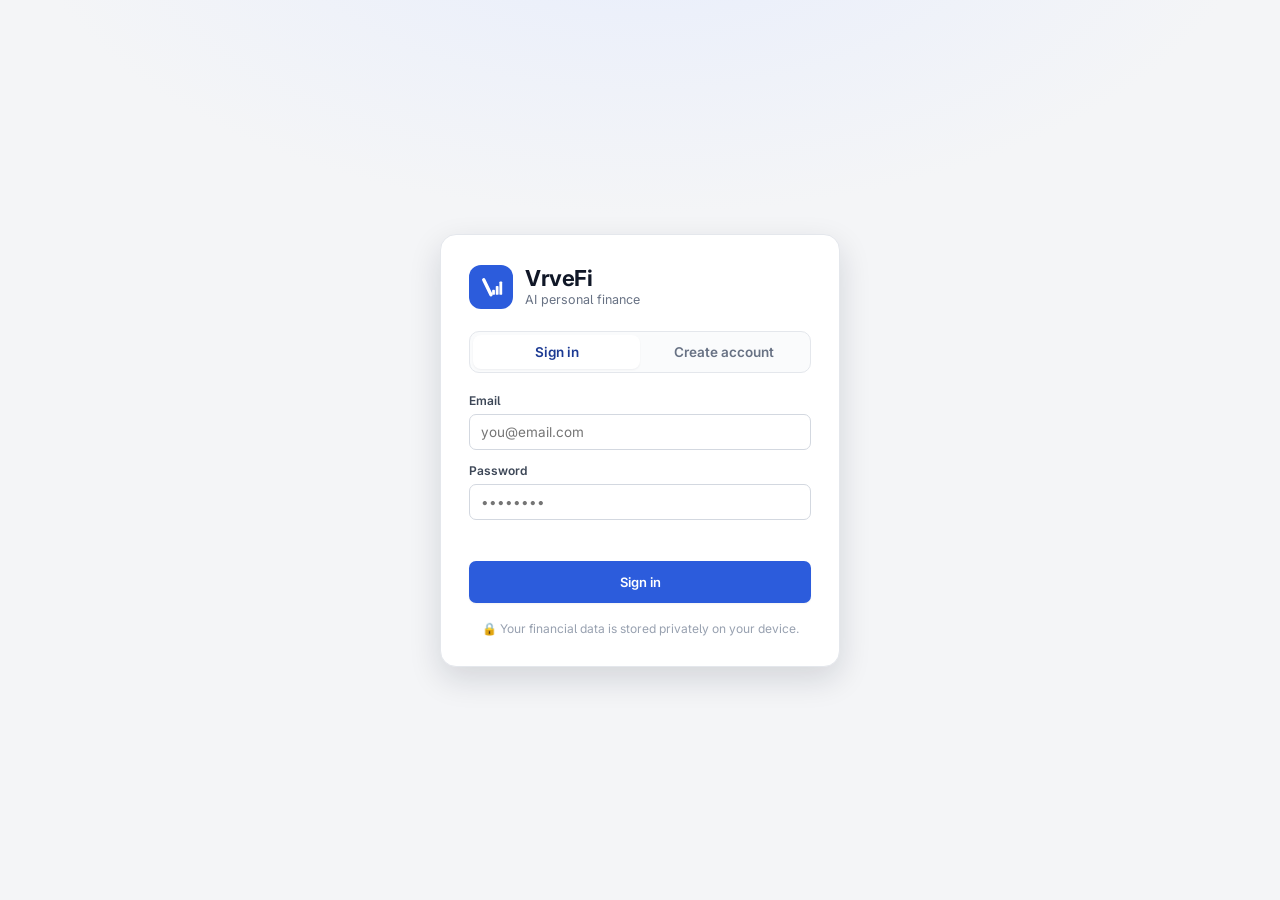
<file: index.html>
<!DOCTYPE html>
<html lang="en">
<head>
  <meta charset="UTF-8" />
  <meta name="viewport" content="width=device-width, initial-scale=1.0" />
  <title>VrveFi — AI Personal Finance</title>
  <meta name="description" content="Track everyday expenses, manage budgets, and get AI-powered market updates and predictions." />
  <link rel="manifest" href="manifest.webmanifest" />
  <meta name="theme-color" content="#2c5cdc" />
  <meta name="mobile-web-app-capable" content="yes" />
  <meta name="apple-mobile-web-app-capable" content="yes" />
  <meta name="apple-mobile-web-app-title" content="VrveFi" />
  <link rel="apple-touch-icon" href="icons/icon-192.png" />
  <link rel="preconnect" href="https://fonts.googleapis.com" />
  <link href="https://fonts.googleapis.com/css2?family=Inter:wght@400;500;600;700;800&display=swap" rel="stylesheet" />
  <link rel="stylesheet" href="css/styles.css" />
  <link rel="icon" href="data:image/svg+xml,%3Csvg xmlns='http://www.w3.org/2000/svg' viewBox='0 0 100 100'%3E%3Crect width='100' height='100' rx='22' fill='%232c5cdc'/%3E%3Cpath d='M24 24L50 78' stroke='white' stroke-width='12' fill='none' stroke-linecap='round'/%3E%3Crect x='54' y='60' width='10' height='18' rx='3' fill='white'/%3E%3Crect x='67' y='46' width='10' height='32' rx='3' fill='white'/%3E%3Crect x='80' y='30' width='10' height='48' rx='3' fill='white'/%3E%3C/svg%3E" />
  <script src="https://accounts.google.com/gsi/client" async></script>
</head>
<body>
  <!-- Sign-in screen -->
  <div id="authScreen" class="auth-screen">
    <div class="auth-card">
      <div class="auth-brand">
        <div class="auth-mark">
          <svg viewBox="0 0 100 100" fill="none">
            <path d="M24 24L50 78" stroke="#fff" stroke-width="12" stroke-linecap="round" stroke-linejoin="round"/>
            <rect x="54" y="60" width="10" height="18" rx="3" fill="#fff"/>
            <rect x="67" y="46" width="10" height="32" rx="3" fill="#fff"/>
            <rect x="80" y="30" width="10" height="48" rx="3" fill="#fff"/>
          </svg>
        </div>
        <div><div class="auth-title">VrveFi</div><div class="auth-sub">AI personal finance</div></div>
      </div>

      <div class="auth-tabs">
        <button type="button" class="auth-tab active" data-tab="signin">Sign in</button>
        <button type="button" class="auth-tab" data-tab="signup">Create account</button>
      </div>

      <form id="authForm" class="auth-form" autocomplete="on">
        <div class="form-row signup-only" style="display:none">
          <label>Name</label>
          <input type="text" id="authName" placeholder="Your name" autocomplete="name" />
        </div>
        <div class="form-row">
          <label>Email</label>
          <input type="email" id="authEmail" placeholder="you@email.com" autocomplete="email" required />
        </div>
        <div class="form-row">
          <label>Password</label>
          <input type="password" id="authPassword" placeholder="••••••••" autocomplete="current-password" required />
        </div>
        <div class="auth-error" id="authError"></div>
        <button class="btn btn-primary" id="authSubmit" type="submit" style="width:100%;padding:12px">Sign in</button>
      </form>

      <div class="auth-divider"><span>or</span></div>
      <div id="googleBtn" class="google-btn-wrap"></div>
      <div id="authNote" class="auth-note"></div>
      <div class="auth-foot">🔒 Your financial data is stored privately on your device.</div>
    </div>
  </div>

  <div id="app" style="display:none">
    <!-- Sidebar -->
    <aside class="sidebar">
      <div class="brand">
        <div class="brand-mark">
          <svg viewBox="0 0 100 100" fill="none">
            <path d="M24 24L50 78" stroke="#fff" stroke-width="12" stroke-linecap="round" stroke-linejoin="round"/>
            <rect x="54" y="60" width="10" height="18" rx="3" fill="#fff"/>
            <rect x="67" y="46" width="10" height="32" rx="3" fill="#fff"/>
            <rect x="80" y="30" width="10" height="48" rx="3" fill="#fff"/>
          </svg>
        </div>
        <div class="brand-text">
          <span class="brand-name">VrveFi</span>
          <span class="brand-tag">AI Finance</span>
        </div>
      </div>

      <nav class="nav">
        <div class="nav-sec">Money</div>
        <a class="nav-item" data-route="dashboard"><span class="ic"><svg viewBox="0 0 24 24" fill="none" stroke="currentColor"><rect x="3" y="3" width="7" height="7" rx="1.5"/><rect x="14" y="3" width="7" height="7" rx="1.5"/><rect x="3" y="14" width="7" height="7" rx="1.5"/><rect x="14" y="14" width="7" height="7" rx="1.5"/></svg></span> Dashboard</a>
        <a class="nav-item" data-route="expenses"><span class="ic"><svg viewBox="0 0 24 24" fill="none" stroke="currentColor"><path d="M4 4h16v16l-2.5-1.5L15 20l-3-1.5L9 20l-2.5-1.5L4 20z"/><path d="M8 9h8M8 13h5"/></svg></span> Expenses</a>
        <a class="nav-item" data-route="budget"><span class="ic"><svg viewBox="0 0 24 24" fill="none" stroke="currentColor"><path d="M12 3a9 9 0 109 9h-9z"/><path d="M12 3v9h9"/></svg></span> Budgets</a>
        <a class="nav-item" data-route="savings"><span class="ic"><svg viewBox="0 0 24 24" fill="none" stroke="currentColor"><path d="M3 12a6 4 0 0012 0 6 4 0 00-12 0z"/><path d="M3 12v4a6 4 0 0012 0v-4"/><path d="M15 10c2 0 3 1 3 2.5S17 15 16 15M7 9V7a3 2 0 016 0v1" stroke-linecap="round"/></svg></span> Savings</a>
        <div class="nav-sec">Markets</div>
        <a class="nav-item" data-route="market"><span class="ic"><svg viewBox="0 0 24 24" fill="none" stroke="currentColor"><path d="M4 16l5-5 4 4 7-8" stroke-linecap="round" stroke-linejoin="round"/><path d="M16 7h4v4" stroke-linecap="round" stroke-linejoin="round"/></svg></span> Market</a>
        <div class="nav-sec">Assist</div>
        <a class="nav-item" data-route="assistant"><span class="ic"><svg viewBox="0 0 24 24" fill="none" stroke="currentColor"><path d="M4 5h16v11H9l-4 3z" stroke-linejoin="round"/></svg></span> AI Assistant</a>
        <a class="nav-item" data-route="settings"><span class="ic"><svg viewBox="0 0 24 24" fill="none" stroke="currentColor"><circle cx="12" cy="12" r="3"/><path d="M12 2v3M12 19v3M2 12h3M19 12h3M4.9 4.9l2.1 2.1M16.9 16.9l2.1 2.1M19.1 4.9l-2.1 2.1M6.9 16.9l-2.1 2.1"/></svg></span> Settings</a>
      </nav>

      <div class="sidebar-foot">
        <div class="health-card">
          <span class="health-label">Financial Health</span>
          <div class="health-score" id="sidebarHealth">—</div>
          <div class="health-bar"><div class="health-bar-fill" id="sidebarHealthBar"></div></div>
        </div>
      </div>
    </aside>

    <!-- Main -->
    <main class="main">
      <header class="topbar">
        <div class="topbar-left">
          <button class="menu-toggle" id="menuToggle">☰</button>
          <div>
            <h1 class="page-title" id="pageTitle">Dashboard</h1>
            <p class="page-sub" id="pageSub">Your money, intelligently managed.</p>
          </div>
        </div>
        <div class="topbar-right">
          <div class="market-ticker" id="topTicker"></div>
          <button class="btn btn-primary" id="quickAdd">+ Add Expense</button>
          <div class="avatar" id="userAvatar">G</div>
        </div>
      </header>

      <section class="view" id="view"></section>
    </main>
  </div>

  <!-- Add / Edit expense modal -->
  <div class="modal-overlay" id="modal">
    <div class="modal">
      <div class="modal-head">
        <h3 id="modalTitle">Add Expense</h3>
        <button class="modal-close" id="modalClose">✕</button>
      </div>
      <form id="expenseForm" class="modal-body">
        <input type="hidden" id="exId" />
        <div class="form-row">
          <label>Description</label>
          <input type="text" id="exDesc" placeholder="e.g. Grocery run at Whole Foods" required />
        </div>
        <div class="form-grid">
          <div class="form-row">
            <label>Amount</label>
            <input type="number" id="exAmount" step="0.01" min="0" placeholder="0.00" required />
          </div>
          <div class="form-row">
            <label>Type</label>
            <select id="exType">
              <option value="expense">Expense</option>
              <option value="income">Income</option>
            </select>
          </div>
        </div>
        <div class="form-grid">
          <div class="form-row">
            <label>Category</label>
            <select id="exCategory"></select>
          </div>
          <div class="form-row">
            <label>Date</label>
            <input type="date" id="exDate" required />
          </div>
        </div>
        <div class="ai-hint" id="aiHint"></div>
        <div class="modal-foot">
          <button type="button" class="btn btn-ghost" id="modalCancel">Cancel</button>
          <button type="submit" class="btn btn-primary">Save</button>
        </div>
      </form>
    </div>
  </div>

  <!-- Stat detail modal -->
  <div class="modal-overlay" id="detailModal">
    <div class="modal">
      <div class="modal-head">
        <h3 id="detailTitle">Details</h3>
        <button class="modal-close" id="detailClose">✕</button>
      </div>
      <div class="modal-body" id="detailBody"></div>
    </div>
  </div>

  <div class="toast" id="toast"></div>

  <script src="js/auth-config.js"></script>
  <script src="js/auth.js"></script>
  <script src="js/data.js"></script>
  <script src="js/api.js"></script>
  <script src="js/charts.js"></script>
  <script src="js/market.js"></script>
  <script src="js/ai.js"></script>
  <script src="js/app.js"></script>
  <script>
    if ('serviceWorker' in navigator) {
      window.addEventListener('load', () => navigator.serviceWorker.register('sw.js').catch(() => {}));
    }
  </script>
</body>
</html>
</file>
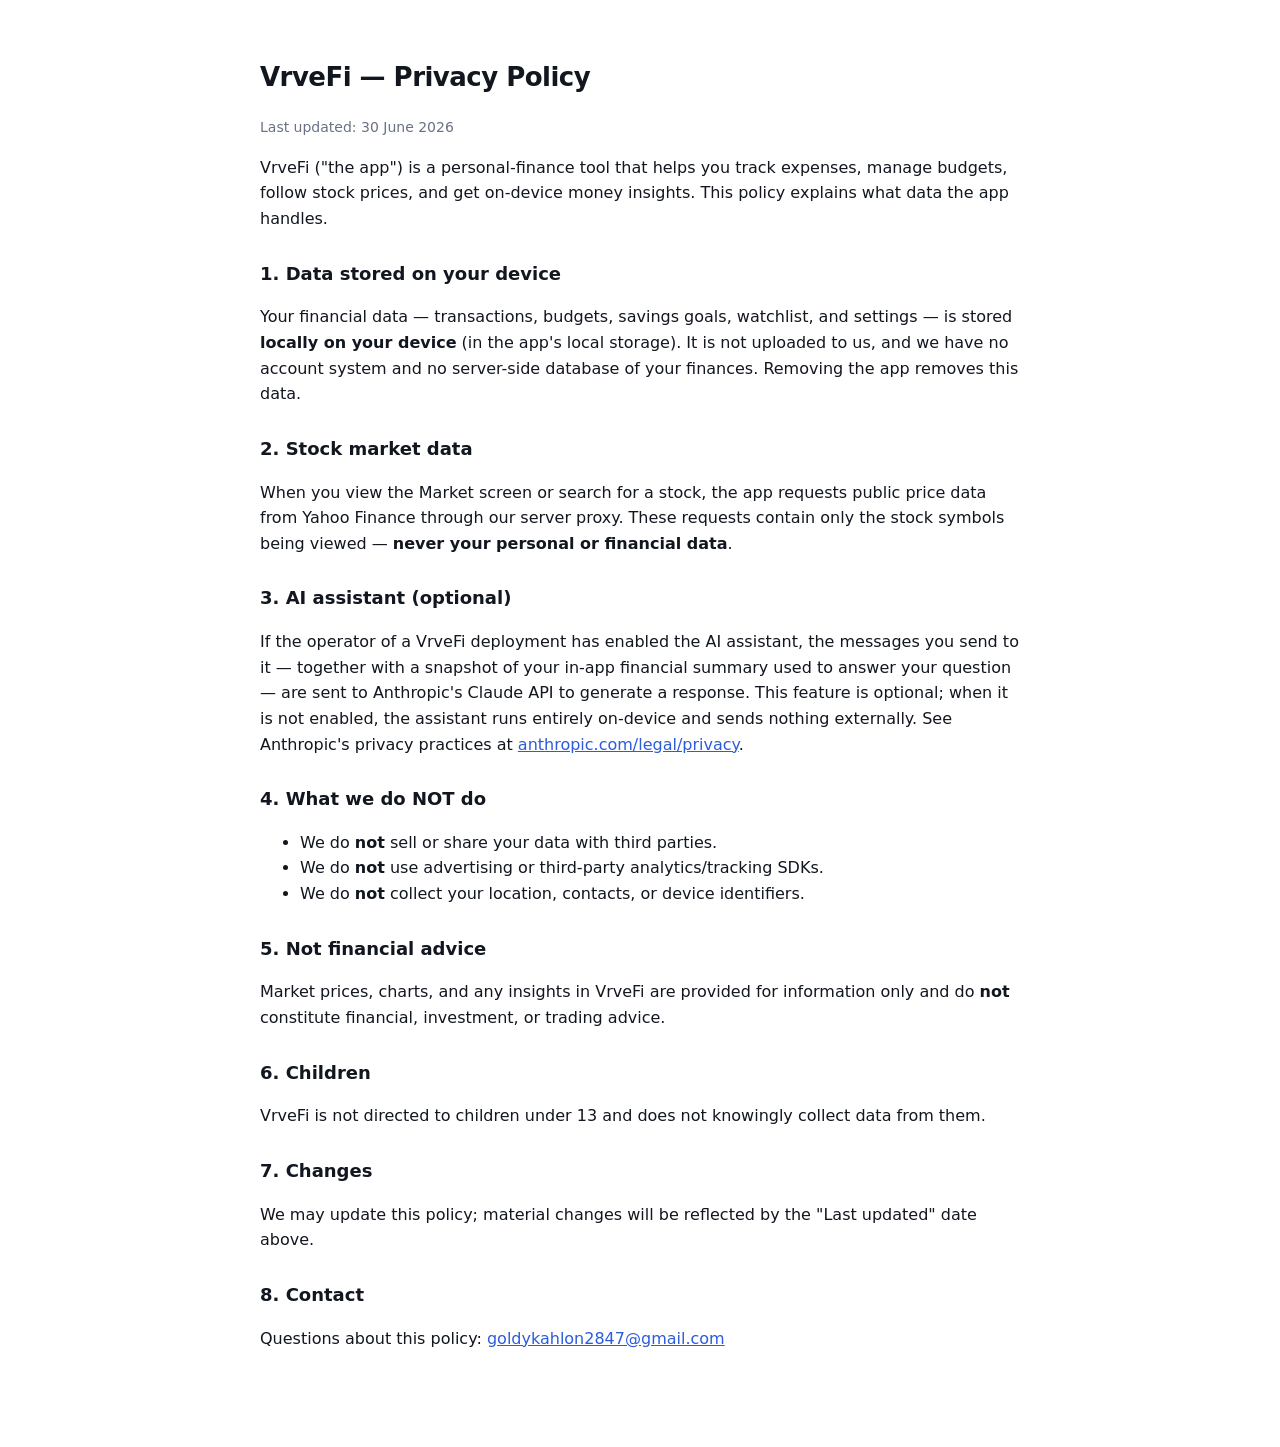
<file: privacy-policy.html>
<!DOCTYPE html>
<html lang="en">
<head>
  <meta charset="UTF-8" />
  <meta name="viewport" content="width=device-width, initial-scale=1.0" />
  <title>VrveFi — Privacy Policy</title>
  <style>
    body { font-family: -apple-system, system-ui, "Segoe UI", Roboto, sans-serif; color: #11161f;
      max-width: 760px; margin: 0 auto; padding: 40px 22px 80px; line-height: 1.6; }
    h1 { font-size: 26px; letter-spacing: -.02em; }
    h2 { font-size: 18px; margin-top: 28px; }
    .muted { color: #687284; font-size: 14px; }
    code { background: #f1f3f6; padding: 1px 6px; border-radius: 5px; }
    a { color: #2c5cdc; }
  </style>
</head>
<body>
  <h1>VrveFi — Privacy Policy</h1>
  <p class="muted">Last updated: 30 June 2026</p>

  <p>VrveFi ("the app") is a personal-finance tool that helps you track expenses,
  manage budgets, follow stock prices, and get on-device money insights. This policy
  explains what data the app handles.</p>

  <h2>1. Data stored on your device</h2>
  <p>Your financial data — transactions, budgets, savings goals, watchlist, and
  settings — is stored <strong>locally on your device</strong> (in the app's local
  storage). It is not uploaded to us, and we have no account system and no server-side
  database of your finances. Removing the app removes this data.</p>

  <h2>2. Stock market data</h2>
  <p>When you view the Market screen or search for a stock, the app requests public
  price data from Yahoo Finance through our server proxy. These requests contain only
  the stock symbols being viewed — <strong>never your personal or financial data</strong>.</p>

  <h2>3. AI assistant (optional)</h2>
  <p>If the operator of a VrveFi deployment has enabled the AI assistant, the messages
  you send to it — together with a snapshot of your in-app financial summary used to
  answer your question — are sent to Anthropic's Claude API to generate a response.
  This feature is optional; when it is not enabled, the assistant runs entirely
  on-device and sends nothing externally. See Anthropic's privacy practices at
  <a href="https://www.anthropic.com/legal/privacy">anthropic.com/legal/privacy</a>.</p>

  <h2>4. What we do NOT do</h2>
  <ul>
    <li>We do <strong>not</strong> sell or share your data with third parties.</li>
    <li>We do <strong>not</strong> use advertising or third-party analytics/tracking SDKs.</li>
    <li>We do <strong>not</strong> collect your location, contacts, or device identifiers.</li>
  </ul>

  <h2>5. Not financial advice</h2>
  <p>Market prices, charts, and any insights in VrveFi are provided for information
  only and do <strong>not</strong> constitute financial, investment, or trading advice.</p>

  <h2>6. Children</h2>
  <p>VrveFi is not directed to children under 13 and does not knowingly collect data
  from them.</p>

  <h2>7. Changes</h2>
  <p>We may update this policy; material changes will be reflected by the "Last updated"
  date above.</p>

  <h2>8. Contact</h2>
  <p>Questions about this policy: <a href="mailto:goldykahlon2847@gmail.com">goldykahlon2847@gmail.com</a></p>
</body>
</html>
</file>
<file: css/styles.css>
:root {
  /* Surfaces */
  --bg: #f4f5f7;
  --surface: #ffffff;
  --surface-2: #fafbfc;
  --sidebar: #ffffff;
  --border: #e4e7ec;
  --border-strong: #d3d8e0;

  /* Text */
  --text: #101727;
  --text-2: #3d4757;
  --muted: #687284;
  --muted-2: #98a1b0;

  /* Accent — restrained institutional blue */
  --accent: #2c5cdc;
  --accent-hover: #2249b6;
  --accent-weak: #eef2fd;
  --accent-ink: #1c3a93;

  /* Semantic */
  --up: #0a7d43;
  --up-bg: #e8f5ee;
  --down: #c0392b;
  --down-bg: #fbecea;
  --warn: #b07415;
  --warn-bg: #fcf4e6;

  /* Back-compat aliases (map old names to new palette) */
  --brand: var(--accent);
  --brand-2: var(--accent);
  --accent-2: #3e9d8a;
  --danger: var(--down);
  --bg-2: var(--surface-2);
  --panel: var(--surface);
  --panel-2: var(--surface-2);

  --shadow-sm: 0 1px 2px rgba(16,24,40,.05);
  --shadow: 0 1px 3px rgba(16,24,40,.08), 0 1px 2px rgba(16,24,40,.04);
  --shadow-lg: 0 12px 32px rgba(16,24,40,.14);
  --radius: 10px;
  --radius-sm: 7px;
  --num: 'Inter', ui-monospace, sans-serif;
}

* { box-sizing: border-box; margin: 0; padding: 0; }
html, body { height: 100%; }
body {
  font-family: 'Inter', system-ui, -apple-system, sans-serif;
  background: var(--bg);
  color: var(--text);
  font-size: 14px;
  -webkit-font-smoothing: antialiased;
  font-feature-settings: 'cv05','ss01';
}
.num, .tbl td.right, .stat-value, .budget-top b, .stat-value { font-variant-numeric: tabular-nums; }
::selection { background: #d4e0fb; }
::-webkit-scrollbar { width: 11px; height: 11px; }
::-webkit-scrollbar-thumb { background: #d0d5dd; border-radius: 20px; border: 3px solid var(--bg); }
::-webkit-scrollbar-thumb:hover { background: #b6bdc9; }

#app { display: grid; grid-template-columns: 240px 1fr; min-height: 100vh; }

/* ---------- Sidebar ---------- */
.sidebar {
  background: var(--sidebar);
  border-right: 1px solid var(--border);
  padding: 18px 14px;
  display: flex; flex-direction: column;
  position: sticky; top: 0; height: 100vh;
}
.brand { display: flex; align-items: center; gap: 11px; padding: 4px 8px 20px; }
.brand-mark {
  width: 34px; height: 34px; border-radius: 9px;
  display: grid; place-items: center; color: #fff;
  background: var(--accent);
}
.brand-mark svg { width: 23px; height: 23px; }
.brand-text { display: flex; flex-direction: column; line-height: 1.15; }
.brand-name { font-weight: 700; font-size: 17px; letter-spacing: -.02em; }
.brand-tag { font-size: 10.5px; color: var(--muted); letter-spacing: .06em; text-transform: uppercase; }

.nav { display: flex; flex-direction: column; gap: 2px; margin-top: 6px; }
.nav-sec { font-size: 10.5px; letter-spacing: .07em; text-transform: uppercase; color: var(--muted-2); padding: 14px 12px 6px; font-weight: 600; }
.nav-item {
  display: flex; align-items: center; gap: 11px;
  padding: 9px 12px; border-radius: var(--radius-sm); cursor: pointer;
  color: var(--text-2); font-weight: 500; font-size: 13.5px;
  transition: background .12s, color .12s; user-select: none;
  border: 1px solid transparent;
}
.nav-item .ic { width: 17px; height: 17px; display: grid; place-items: center; color: var(--muted); }
.nav-item .ic svg { width: 17px; height: 17px; stroke-width: 1.7; }
.nav-item:hover { background: var(--surface-2); color: var(--text); }
.nav-item:hover .ic { color: var(--text-2); }
.nav-item.active { background: var(--accent-weak); color: var(--accent-ink); font-weight: 600; }
.nav-item.active .ic { color: var(--accent); }

.sidebar-foot { margin-top: auto; padding-top: 14px; }
.health-card { background: var(--surface-2); border: 1px solid var(--border); border-radius: var(--radius); padding: 13px; }
.health-label { font-size: 10.5px; color: var(--muted); text-transform: uppercase; letter-spacing: .06em; font-weight: 600; }
.health-score { font-size: 26px; font-weight: 700; margin: 3px 0 8px; letter-spacing: -.02em; }
.health-bar { height: 6px; background: #eceef2; border-radius: 20px; overflow: hidden; }
.health-bar-fill { height: 100%; width: 0; border-radius: 20px; background: var(--accent); transition: width .5s; }

/* ---------- Main ---------- */
.main { display: flex; flex-direction: column; min-width: 0; }
.topbar {
  display: flex; align-items: center; justify-content: space-between;
  padding: 14px 26px; border-bottom: 1px solid var(--border);
  position: sticky; top: 0; z-index: 20; background: var(--surface);
}
.topbar-left { display: flex; align-items: center; gap: 13px; }
.menu-toggle { display: none; background: none; border: none; color: var(--text); font-size: 20px; cursor: pointer; }
.page-title { font-size: 18px; font-weight: 700; letter-spacing: -.02em; }
.page-sub { font-size: 12.5px; color: var(--muted); margin-top: 1px; }
.topbar-right { display: flex; align-items: center; gap: 16px; }
.market-ticker { display: flex; gap: 16px; font-size: 12px; color: var(--muted); }
.market-ticker .tk { display: flex; gap: 5px; align-items: center; font-variant-numeric: tabular-nums; }
.market-ticker .tk b { color: var(--text); font-weight: 600; }
.avatar { width: 34px; height: 34px; border-radius: 50%; display: grid; place-items: center; background: var(--accent); color: #fff; font-weight: 600; font-size: 13px; }

.view { padding: 24px 26px 60px; max-width: 1320px; width: 100%; }

/* ---------- Buttons ---------- */
.btn { border: 1px solid transparent; border-radius: var(--radius-sm); padding: 9px 15px; font-weight: 600; font-size: 13px; cursor: pointer; transition: .12s; font-family: inherit; }
.btn-primary { background: var(--accent); color: #fff; box-shadow: var(--shadow-sm); }
.btn-primary:hover { background: var(--accent-hover); }
.btn-ghost { background: var(--surface); color: var(--text-2); border-color: var(--border-strong); }
.btn-ghost:hover { background: var(--surface-2); border-color: var(--muted-2); }
.btn-sm { padding: 6px 11px; font-size: 12.5px; }
.btn-danger { background: var(--down-bg); color: var(--down); border-color: #f1c9c4; }
.btn-danger:hover { background: #f7ddd9; }

/* ---------- Cards & grid ---------- */
.grid { display: grid; gap: 16px; }
.cols-4 { grid-template-columns: repeat(4, 1fr); }
.cols-3 { grid-template-columns: repeat(3, 1fr); }
.cols-2 { grid-template-columns: repeat(2, 1fr); }
.span-2 { grid-column: span 2; }
.card { background: var(--surface); border: 1px solid var(--border); border-radius: var(--radius); padding: 18px; box-shadow: var(--shadow-sm); }
.card-title { font-size: 12px; color: var(--muted); font-weight: 600; text-transform: uppercase; letter-spacing: .05em; }
.card-head { display: flex; align-items: center; justify-content: space-between; margin-bottom: 16px; }
.card-head h3 { font-size: 14.5px; font-weight: 650; letter-spacing: -.01em; }

.stat .stat-label { font-size: 12px; color: var(--muted); font-weight: 500; }
.stat .stat-value { font-size: 25px; font-weight: 700; margin: 7px 0 5px; letter-spacing: -.02em; }
.stat .stat-icon { width: 30px; height: 30px; border-radius: 8px; display: grid; place-items: center; background: var(--surface-2); border: 1px solid var(--border); }
.stat .stat-icon svg { width: 16px; height: 16px; stroke-width: 1.7; color: var(--muted); }
.chip { font-size: 12px; font-weight: 600; padding: 2px 7px; border-radius: 6px; display: inline-flex; gap: 3px; align-items: center; font-variant-numeric: tabular-nums; }
.chip.up { background: var(--up-bg); color: var(--up); }
.chip.down { background: var(--down-bg); color: var(--down); }
.chip.flat { background: #eef0f3; color: var(--muted); }

/* ---------- Tables ---------- */
.tbl { width: 100%; border-collapse: collapse; }
.tbl th { text-align: left; font-size: 11px; text-transform: uppercase; letter-spacing: .04em; color: var(--muted); padding: 9px 12px; border-bottom: 1px solid var(--border); font-weight: 600; }
.tbl td { padding: 11px 12px; border-bottom: 1px solid var(--border); font-size: 13.5px; color: var(--text-2); }
.tbl tbody tr:last-child td { border-bottom: none; }
.tbl tr:hover td { background: var(--surface-2); }
.tbl .right { text-align: right; font-variant-numeric: tabular-nums; }
.cat-pill { display: inline-flex; align-items: center; gap: 8px; font-size: 13.5px; color: var(--text); }
.cat-dot { width: 8px; height: 8px; border-radius: 3px; flex: none; }
.row-actions { display: flex; gap: 5px; justify-content: flex-end; opacity: 0; transition: .12s; }
.tbl tr:hover .row-actions { opacity: 1; }
.icon-btn { background: var(--surface); border: 1px solid var(--border-strong); color: var(--muted); width: 28px; height: 28px; border-radius: 6px; cursor: pointer; font-size: 12px; display: inline-grid; place-items: center; }
.icon-btn:hover { color: var(--accent); border-color: var(--accent); background: var(--accent-weak); }

/* ---------- Forms / filters ---------- */
.toolbar { display: flex; gap: 9px; align-items: center; flex-wrap: wrap; margin-bottom: 16px; }
.input, select { background: var(--surface); border: 1px solid var(--border-strong); color: var(--text); padding: 8px 11px; border-radius: var(--radius-sm); font-family: inherit; font-size: 13.5px; outline: none; transition: border .12s, box-shadow .12s; }
.input:focus, select:focus, .form-row input:focus, .form-row select:focus { border-color: var(--accent); box-shadow: 0 0 0 3px var(--accent-weak); }
.input::placeholder { color: var(--muted-2); }
.search { flex: 1; min-width: 180px; }

/* Stock search dropdown */
.stk-search { position: relative; flex: 1; min-width: 260px; }
.stk-search .input { width: 100%; }
.search-results { position: absolute; top: calc(100% + 5px); left: 0; right: 0; z-index: 40;
  background: var(--surface); border: 1px solid var(--border-strong); border-radius: var(--radius-sm);
  box-shadow: var(--shadow-lg); max-height: 320px; overflow-y: auto; display: none; }
.search-results.open { display: block; }
.search-row { padding: 10px 13px; cursor: pointer; display: flex; justify-content: space-between; align-items: center; gap: 12px; border-bottom: 1px solid var(--border); }
.search-row:last-child { border-bottom: none; }
.search-row:hover { background: var(--accent-weak); }
.search-row.muted { color: var(--muted); cursor: default; justify-content: flex-start; }
.search-row .muted { color: var(--muted); }
.search-row b { font-weight: 600; }

/* ---------- Modal ---------- */
.modal-overlay { position: fixed; inset: 0; background: rgba(16,24,40,.42); display: none; place-items: center; z-index: 100; padding: 20px; }
.modal-overlay.open { display: grid; }
.modal { background: var(--surface); border: 1px solid var(--border); border-radius: 12px; width: 100%; max-width: 460px; box-shadow: var(--shadow-lg); }
.modal-head { display: flex; justify-content: space-between; align-items: center; padding: 18px 20px; border-bottom: 1px solid var(--border); }
.modal-head h3 { font-size: 15px; font-weight: 650; }
.modal-close { background: none; border: none; color: var(--muted); font-size: 17px; cursor: pointer; line-height: 1; }
.modal-close:hover { color: var(--text); }
.modal-body { padding: 20px; display: flex; flex-direction: column; gap: 13px; }
.form-row { display: flex; flex-direction: column; gap: 6px; }
.form-row label { font-size: 12px; color: var(--text-2); font-weight: 600; }
.form-row input, .form-row select { background: var(--surface); border: 1px solid var(--border-strong); color: var(--text); padding: 9px 11px; border-radius: var(--radius-sm); font-family: inherit; font-size: 13.5px; outline: none; }
.form-grid { display: grid; grid-template-columns: 1fr 1fr; gap: 13px; }
.modal-foot { display: flex; justify-content: flex-end; gap: 9px; margin-top: 4px; }
.ai-hint { font-size: 12.5px; color: var(--accent-ink); min-height: 16px; }

/* ---------- Progress bars ---------- */
.bar-track { height: 7px; background: #eceef2; border-radius: 20px; overflow: hidden; }
.bar-fill { height: 100%; border-radius: 20px; transition: width .4s; }
.budget-row { padding: 13px 0; border-bottom: 1px solid var(--border); }
.budget-row:last-child { border-bottom: none; }
.budget-top { display: flex; justify-content: space-between; margin-bottom: 8px; font-size: 13.5px; align-items: center; }
.budget-top b { font-variant-numeric: tabular-nums; }
.budget-meta { font-size: 12px; color: var(--muted); margin-top: 6px; }

/* ---------- Insights ---------- */
.insight { display: flex; gap: 11px; padding: 13px 14px; border-radius: var(--radius-sm); background: var(--surface-2); border: 1px solid var(--border); margin-bottom: 9px; }
.insight:last-child { margin-bottom: 0; }
.insight-dot { width: 7px; flex: none; border-radius: 4px; }
.insight h4 { font-size: 13.5px; margin-bottom: 3px; font-weight: 600; display: flex; gap: 8px; align-items: center; }
.insight p { font-size: 12.8px; color: var(--muted); line-height: 1.5; }
.tag { font-size: 10.5px; padding: 2px 7px; border-radius: 5px; background: var(--surface-2); color: var(--muted); border: 1px solid var(--border); font-weight: 600; letter-spacing: .02em; text-transform: uppercase; }

/* ---------- Market ---------- */
.coin-row { display: flex; align-items: center; gap: 12px; padding: 11px 8px; border-radius: var(--radius-sm); transition: background .12s; cursor: pointer; }
.coin-row:hover { background: var(--surface-2); }
.coin-logo { width: 34px; height: 34px; border-radius: 8px; display: grid; place-items: center; font-weight: 600; font-size: 12px; color: #fff; letter-spacing: -.02em; }
.coin-name { font-weight: 600; color: var(--text); }
.coin-sym { font-size: 12px; color: var(--muted); }
.spark { width: 104px; height: 34px; }
.pred-badge { font-weight: 600; padding: 4px 10px; border-radius: 6px; font-size: 12px; letter-spacing: .01em; display: inline-block; }
.signal-strong-buy { background: var(--up-bg); color: var(--up); }
.signal-buy { background: var(--up-bg); color: var(--up); }
.signal-hold { background: var(--warn-bg); color: var(--warn); }
.signal-sell { background: var(--down-bg); color: var(--down); }
.signal-strong-sell { background: var(--down-bg); color: var(--down); }

/* ---------- Assistant ---------- */
.chat { display: flex; flex-direction: column; height: calc(100vh - 250px); min-height: 420px; }
.chat-log { flex: 1; overflow-y: auto; padding: 4px 2px; display: flex; flex-direction: column; gap: 12px; }
.msg { display: flex; gap: 10px; max-width: 80%; }
.msg.user { align-self: flex-end; flex-direction: row-reverse; }
.msg-av { width: 28px; height: 28px; border-radius: 7px; flex: none; display: grid; place-items: center; font-size: 10px; font-weight: 700; }
.msg.ai .msg-av { background: var(--accent); color: #fff; }
.msg.user .msg-av { background: #e6e9ef; color: var(--text-2); }
.msg-body { background: var(--surface-2); border: 1px solid var(--border); padding: 11px 14px; border-radius: 10px; font-size: 13.5px; line-height: 1.55; color: var(--text); }
.msg.user .msg-body { background: var(--accent-weak); border-color: #d6e0fb; }
.msg-body b { font-weight: 650; }
.msg-body code { background: #eceef2; padding: 1px 5px; border-radius: 4px; font-size: 12px; }
.chips-row { display: flex; gap: 7px; flex-wrap: wrap; margin: 12px 0; }
.suggest-chip { background: var(--surface); border: 1px solid var(--border-strong); color: var(--text-2); padding: 7px 12px; border-radius: 18px; font-size: 12.5px; cursor: pointer; transition: .12s; }
.suggest-chip:hover { border-color: var(--accent); color: var(--accent-ink); background: var(--accent-weak); }
.chat-input { display: flex; gap: 9px; margin-top: 12px; }
.chat-input input { flex: 1; }
.typing { letter-spacing: 2px; color: var(--muted); animation: blink 1.2s infinite; }
@keyframes blink { 0%,100% { opacity: .35; } 50% { opacity: 1; } }

/* ---------- Misc ---------- */
.empty { text-align: center; padding: 46px 20px; color: var(--muted); font-size: 13.5px; }
.empty .big { font-size: 30px; margin-bottom: 10px; opacity: .5; }
.section-title { font-size: 14px; font-weight: 650; letter-spacing: -.01em; margin: 24px 0 12px; color: var(--text); }
.donut-legend { display: flex; flex-direction: column; gap: 8px; }
.legend-item { display: flex; align-items: center; justify-content: space-between; font-size: 12.8px; }
.legend-left { display: flex; align-items: center; gap: 8px; color: var(--text-2); }
.legend-item .num { color: var(--muted); }
.pill-toggle { display: inline-flex; background: var(--surface-2); border: 1px solid var(--border); border-radius: var(--radius-sm); padding: 2px; }
.pill-toggle button { background: none; border: none; color: var(--muted); padding: 5px 12px; border-radius: 5px; cursor: pointer; font-size: 12.5px; font-weight: 600; }
.pill-toggle button.active { background: var(--surface); color: var(--accent-ink); box-shadow: var(--shadow-sm); }
.live-dot { width: 7px; height: 7px; border-radius: 50%; background: var(--up); display: inline-block; vertical-align: middle; }

.toast {
  position: fixed; bottom: 26px; left: 50%; transform: translateX(-50%) translateY(70px);
  background: var(--text); border: 1px solid var(--text); color: #fff;
  padding: 11px 18px; border-radius: 9px; box-shadow: var(--shadow-lg); font-size: 13.5px;
  opacity: 0; transition: .25s; z-index: 200; pointer-events: none;
}
.toast.show { transform: translateX(-50%) translateY(0); opacity: 1; }

.disclaimer { font-size: 11.5px; color: var(--muted-2); margin-top: 16px; line-height: 1.5; border-top: 1px solid var(--border); padding-top: 13px; }

/* ---------- Auth screen ---------- */
.auth-screen { min-height: 100vh; display: grid; place-items: center; padding: 24px;
  background: radial-gradient(1000px 520px at 50% -12%, #e7edfc, transparent 62%), var(--bg); }
.auth-card { width: 100%; max-width: 400px; background: var(--surface); border: 1px solid var(--border);
  border-radius: 16px; box-shadow: var(--shadow-lg); padding: 30px 28px; }
.auth-brand { display: flex; align-items: center; gap: 12px; margin-bottom: 22px; }
.auth-mark { width: 44px; height: 44px; border-radius: 12px; background: var(--accent); display: grid; place-items: center; }
.auth-mark svg { width: 28px; height: 28px; }
.auth-title { font-size: 22px; font-weight: 700; letter-spacing: -.02em; line-height: 1; }
.auth-sub { font-size: 12.5px; color: var(--muted); margin-top: 3px; }
.auth-tabs { display: flex; background: var(--surface-2); border: 1px solid var(--border); border-radius: 10px; padding: 3px; margin-bottom: 20px; }
.auth-tab { flex: 1; background: none; border: none; padding: 9px; border-radius: 8px; font-weight: 600; font-size: 13.5px; color: var(--muted); cursor: pointer; font-family: inherit; }
.auth-tab.active { background: var(--surface); color: var(--accent-ink); box-shadow: var(--shadow-sm); }
.auth-form { display: flex; flex-direction: column; gap: 13px; }
.auth-error { color: var(--down); font-size: 12.5px; min-height: 15px; }
.auth-divider { display: flex; align-items: center; gap: 12px; margin: 18px 0 16px; color: var(--muted-2); font-size: 12px; }
.auth-divider::before, .auth-divider::after { content: ''; flex: 1; height: 1px; background: var(--border); }
.google-btn-wrap { display: flex; justify-content: center; min-height: 2px; }
.gbtn { display: flex; align-items: center; justify-content: center; gap: 10px; width: 100%; padding: 11px; border: 1px solid var(--border-strong); border-radius: 9px; background: var(--surface); cursor: pointer; font-weight: 600; font-size: 13.5px; color: var(--text-2); font-family: inherit; }
.gbtn:hover { background: var(--surface-2); }
.gbtn svg { width: 18px; height: 18px; }
.auth-note { font-size: 12px; color: var(--muted); text-align: center; margin-top: 10px; }
.auth-foot { font-size: 12px; color: var(--muted-2); text-align: center; margin-top: 18px; }

/* ---------- Compact stat cards ---------- */
.card.stat { padding: 14px 16px; position: relative; }
.stat.clickable { cursor: pointer; transition: transform .12s, box-shadow .12s, border-color .12s; }
.stat.clickable:hover { border-color: var(--accent); box-shadow: 0 4px 14px rgba(44,92,220,.14); transform: translateY(-2px); }
.stat .stat-value { font-size: 21px; margin: 7px 0 4px; }
.stat .stat-icon { width: 28px; height: 28px; border-radius: 7px; }
.stat .stat-icon svg { width: 15px; height: 15px; }
.stat-foot { font-size: 11.5px; color: var(--muted); display: flex; align-items: center; gap: 6px; min-height: 16px; }
.stat-link { position: absolute; right: 16px; bottom: 13px; font-size: 11px; color: var(--accent); opacity: 0; transition: opacity .12s; font-weight: 600; pointer-events: none; }
.stat.clickable:hover .stat-link { opacity: 1; }

/* ---------- Detail modal ---------- */
.detail-summary { display: flex; justify-content: space-between; align-items: baseline; padding-bottom: 13px; margin-bottom: 4px; border-bottom: 1px solid var(--border); }
.detail-summary .ds-label { font-size: 12.5px; color: var(--muted); }
.detail-summary .ds-val { font-size: 23px; font-weight: 700; letter-spacing: -.02em; font-variant-numeric: tabular-nums; }
.detail-list { max-height: 56vh; overflow-y: auto; margin: 0 -4px; }
.detail-row { display: flex; justify-content: space-between; align-items: center; padding: 11px 4px; border-bottom: 1px solid var(--border); font-size: 13.5px; gap: 12px; }
.detail-row:last-child { border-bottom: none; }
.detail-row .dr-desc { font-weight: 500; }
.detail-row .dr-sub { font-size: 12px; color: var(--muted); margin-top: 1px; }
.detail-row .dr-amt { font-weight: 600; font-variant-numeric: tabular-nums; white-space: nowrap; }
.detail-empty { text-align: center; color: var(--muted); padding: 30px 10px; font-size: 13.5px; }

/* ---------- Responsive ---------- */
@media (max-width: 1080px) { .cols-4 { grid-template-columns: repeat(2,1fr); } .cols-3 { grid-template-columns: repeat(2,1fr); } }
@media (max-width: 860px) {
  #app { grid-template-columns: 1fr; }
  .sidebar { position: fixed; left: -260px; z-index: 60; width: 240px; transition: left .2s; box-shadow: var(--shadow-lg); }
  .sidebar.open { left: 0; }
  .menu-toggle { display: block; }
  .market-ticker { display: none; }
  .cols-2, .cols-3, .cols-4, .span-2 { grid-template-columns: 1fr; grid-column: auto; }
}
</file>
